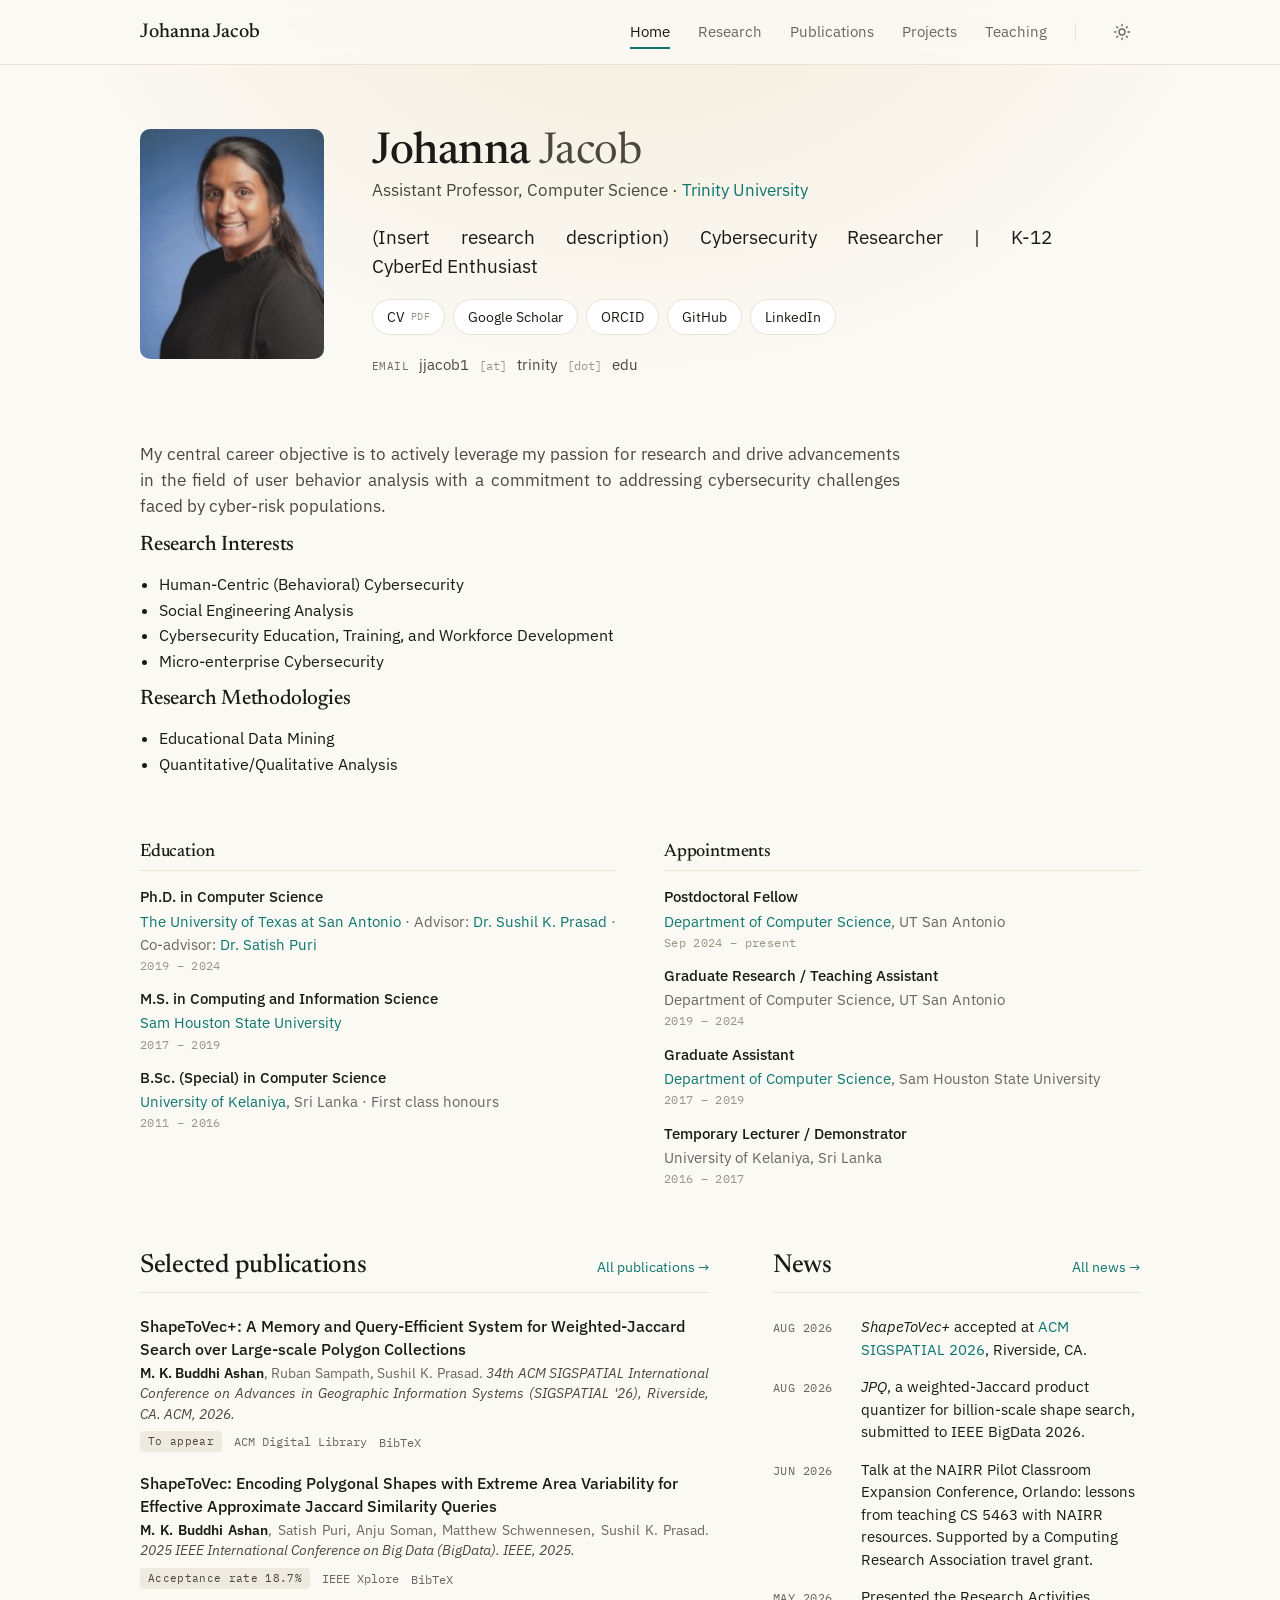
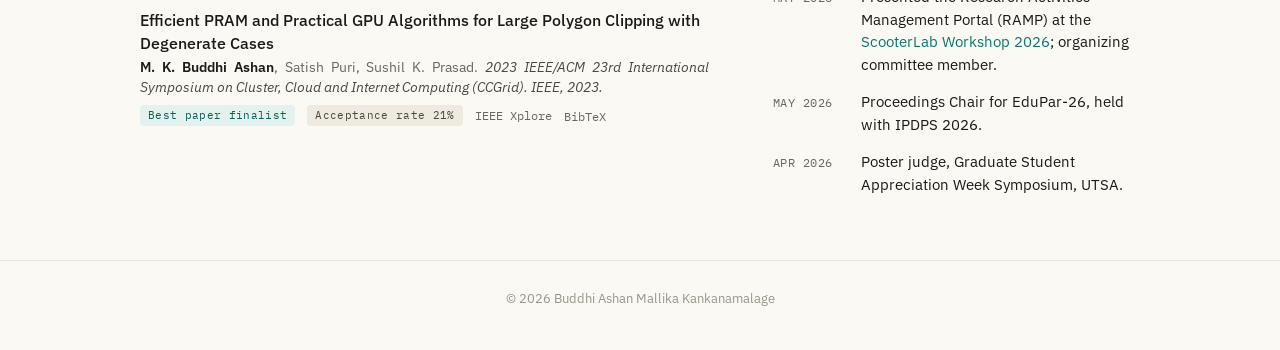
<file: index.html>
<!DOCTYPE html>
<html lang="en">
  <head>
    <meta charset="UTF-8" />
    <meta name="viewport" content="width=device-width, initial-scale=1" />
    <title>Dr. Johanna Jacob</title>
    <meta name="description" content="Assistant Professor, Computer Science, Trinity University" />
    <link rel="canonical" href="https://johannajacob.github.io" />
    <link rel="icon" href="img/Profile/title.ico" type="image/x-icon" />
    <script>
      (function () {
        try {
          var t = localStorage.getItem("theme");
          if (t === "dark" || t === "light") document.documentElement.setAttribute("data-theme", t);
        } catch (e) {}
      })();
    </script>
    <link rel="preconnect" href="https://fonts.googleapis.com" />
    <link rel="preconnect" href="https://fonts.gstatic.com" crossorigin />
    <link href="https://fonts.googleapis.com/css2?family=Newsreader:ital,opsz,wght@0,6..72,400;0,6..72,500;1,6..72,400&family=IBM+Plex+Sans:wght@400;500;600&family=IBM+Plex+Mono:wght@400;500&display=swap" rel="stylesheet" />
    <link rel="stylesheet" href="styles/site.css" />
  </head>
  <body>
    <header class="site-header">
      <div class="wrap">
        <a class="brand" href="index.html">Johanna Jacob</a>
        <nav class="nav" aria-label="Primary">
          <button class="icon-btn nav-toggle" type="button" aria-expanded="false" aria-controls="site-menu" aria-label="Menu">
            <svg viewBox="0 0 24 24" fill="none" stroke="currentColor" stroke-width="1.8" stroke-linecap="round"><path d="M4 7h16M4 12h16M4 17h16"></path></svg>
          </button>
          <ul id="site-menu">
            <li><a href="index.html" aria-current="page">Home</a></li>
            <li><a href="research.html">Research</a></li>
            <li><a href="publications.html">Publications</a></li>
            <li><a href="projects.html">Projects</a></li>
            <li><a href="teaching.html">Teaching</a></li>
          </ul>
          <span class="nav-divider" aria-hidden="true"></span>
          <button class="icon-btn theme-toggle" type="button" aria-label="Switch to dark mode">
            <svg class="icon-sun" viewBox="0 0 24 24" fill="none" stroke="currentColor" stroke-width="1.8" stroke-linecap="round" stroke-linejoin="round"><circle cx="12" cy="12" r="4"></circle><path d="M12 2v2M12 20v2M4.9 4.9l1.4 1.4M17.7 17.7l1.4 1.4M2 12h2M20 12h2M4.9 19.1l1.4-1.4M17.7 6.3l1.4-1.4"></path></svg>
            <svg class="icon-moon" viewBox="0 0 24 24" fill="none" stroke="currentColor" stroke-width="1.8" stroke-linecap="round" stroke-linejoin="round"><path d="M21 12.8A9 9 0 1 1 11.2 3a7 7 0 0 0 9.8 9.8z"></path></svg>
          </button>
        </nav>
      </div>
    </header>

    <main class="wrap">
      <section class="hero">
        <img class="hero-photo" src="img/Profile/JohannaJacob-profile-web.jpg" alt="Portrait of Johanna Jacob" width="184" height="230" />
        <div class="hero-body">
          <div>
            <h1>Johanna <span class="surname">Jacob</span></h1>
            <p class="role">Assistant Professor, Computer Science · <a href="https://trinity.edu" target="_blank" rel="noopener noreferrer">Trinity University</a></p>
          </div>
          <p class="pitch">(Insert research description) Cybersecurity Researcher | K-12 CyberEd Enthusiast</p>
          <div class="chips">
            <a class="chip" href="misc/Johanna_s_CV_for_Trinity.pdf" target="_blank" rel="noopener noreferrer">CV <span class="mono">PDF</span></a>
            <a class="chip" href="https://scholar.google.com/citations?hl=en&user=YJ3ls7YAAAAJ" target="_blank" rel="noopener noreferrer">Google Scholar</a>
            <a class="chip" href="https://orcid.org/0000-0002-7205-3182" target="_blank" rel="noopener noreferrer">ORCID</a>
            <a class="chip" href="https://github.com/johannajacob" target="_blank" rel="noopener noreferrer">GitHub</a>
            <a class="chip" href="https://www.linkedin.com/in/johanna-jacob-52721273/" target="_blank" rel="noopener noreferrer">LinkedIn</a>
          </div>
          <p class="email-line"><span class="mono">Email</span> jjacob1 <span class="sep">[at]</span> trinity <span class="sep">[dot]</span> edu</p>
        </div>
      </section>

            <section class="about">
        <p>
          My central career objective is to actively leverage my passion for research
          and drive advancements in the field of user behavior analysis with a
          commitment to addressing cybersecurity challenges faced by cyber-risk
          populations.
        </p>
      
        <h3>Research Interests</h3>
        <ul>
          <li>Human-Centric (Behavioral) Cybersecurity</li>
          <li>Social Engineering Analysis</li>
          <li>Cybersecurity Education, Training, and Workforce Development</li>
          <li>Micro-enterprise Cybersecurity</li>
        </ul>
      
        <h3>Research Methodologies</h3>
        <ul>
          <li>Educational Data Mining</li>
          <li>Quantitative/Qualitative Analysis</li>
        </ul>
      </section>

      <section class="background" aria-label="Background">
        <div>
          <h3>Education</h3>
          <ul class="bg-list">
            <li>
              <span class="what">Ph.D. in Computer Science</span>
              <span class="where"><a href="https://www.utsa.edu/" target="_blank" rel="noopener noreferrer">The University of Texas at San Antonio</a> · Advisor: <a href="http://www.cs.utsa.edu/~sprasad/" target="_blank" rel="noopener noreferrer">Dr. Sushil K. Prasad</a> · Co-advisor: <a href="https://sites.mst.edu/puri/" target="_blank" rel="noopener noreferrer">Dr. Satish Puri</a></span>
              <span class="when">2019 – 2024</span>
            </li>
            <li>
              <span class="what">M.S. in Computing and Information Science</span>
              <span class="where"><a href="https://www.shsu.edu/" target="_blank" rel="noopener noreferrer">Sam Houston State University</a></span>
              <span class="when">2017 – 2019</span>
            </li>
            <li>
              <span class="what">B.Sc. (Special) in Computer Science</span>
              <span class="where"><a href="https://www.kln.ac.lk/" target="_blank" rel="noopener noreferrer">University of Kelaniya</a>, Sri Lanka · First class honours</span>
              <span class="when">2011 – 2016</span>
            </li>
          </ul>
        </div>
        <div>
          <h3>Appointments</h3>
          <ul class="bg-list">
            <li>
              <span class="what">Postdoctoral Fellow</span>
              <span class="where"><a href="https://sciences.utsa.edu/computer-science/" target="_blank" rel="noopener noreferrer">Department of Computer Science</a>, UT San Antonio</span>
              <span class="when">Sep 2024 – present</span>
            </li>
            <li>
              <span class="what">Graduate Research / Teaching Assistant</span>
              <span class="where">Department of Computer Science, UT San Antonio</span>
              <span class="when">2019 – 2024</span>
            </li>
            <li>
              <span class="what">Graduate Assistant</span>
              <span class="where"><a href="https://cs.shsu.edu/" target="_blank" rel="noopener noreferrer">Department of Computer Science</a>, Sam Houston State University</span>
              <span class="when">2017 – 2019</span>
            </li>
            <li>
              <span class="what">Temporary Lecturer / Demonstrator</span>
              <span class="where">University of Kelaniya, Sri Lanka</span>
              <span class="when">2016 – 2017</span>
            </li>
          </ul>
        </div>
      </section>

      <div class="two-col">
        <section class="section" aria-labelledby="selected-heading">
          <div class="section-head">
            <h2 id="selected-heading">Selected publications</h2>
            <a href="publications.html">All publications →</a>
          </div>
          <div id="selected-pubs" class="pub-list compact"></div>
        </section>

        <section class="section" aria-labelledby="news-heading">
          <div class="section-head">
            <h2 id="news-heading">News</h2>
            <a href="news.html">All news →</a>
          </div>
          <div id="news-latest" class="news-list" data-limit="6"></div>
        </section>
      </div>
    </main>

    <button class="to-top" type="button" aria-label="Back to top" hidden>
      <svg viewBox="0 0 24 24" fill="none" stroke="currentColor" stroke-width="2" stroke-linecap="round" stroke-linejoin="round"><path d="M12 19V5M5 12l7-7 7 7"></path></svg>
    </button>
    <footer class="site-footer">© 2026 Buddhi Ashan Mallika Kankanamalage</footer>

    <script src="data/publications.js"></script>
    <script src="data/news.js"></script>
    <script src="scripts/site.js"></script>
  </body>
</html>
</file>
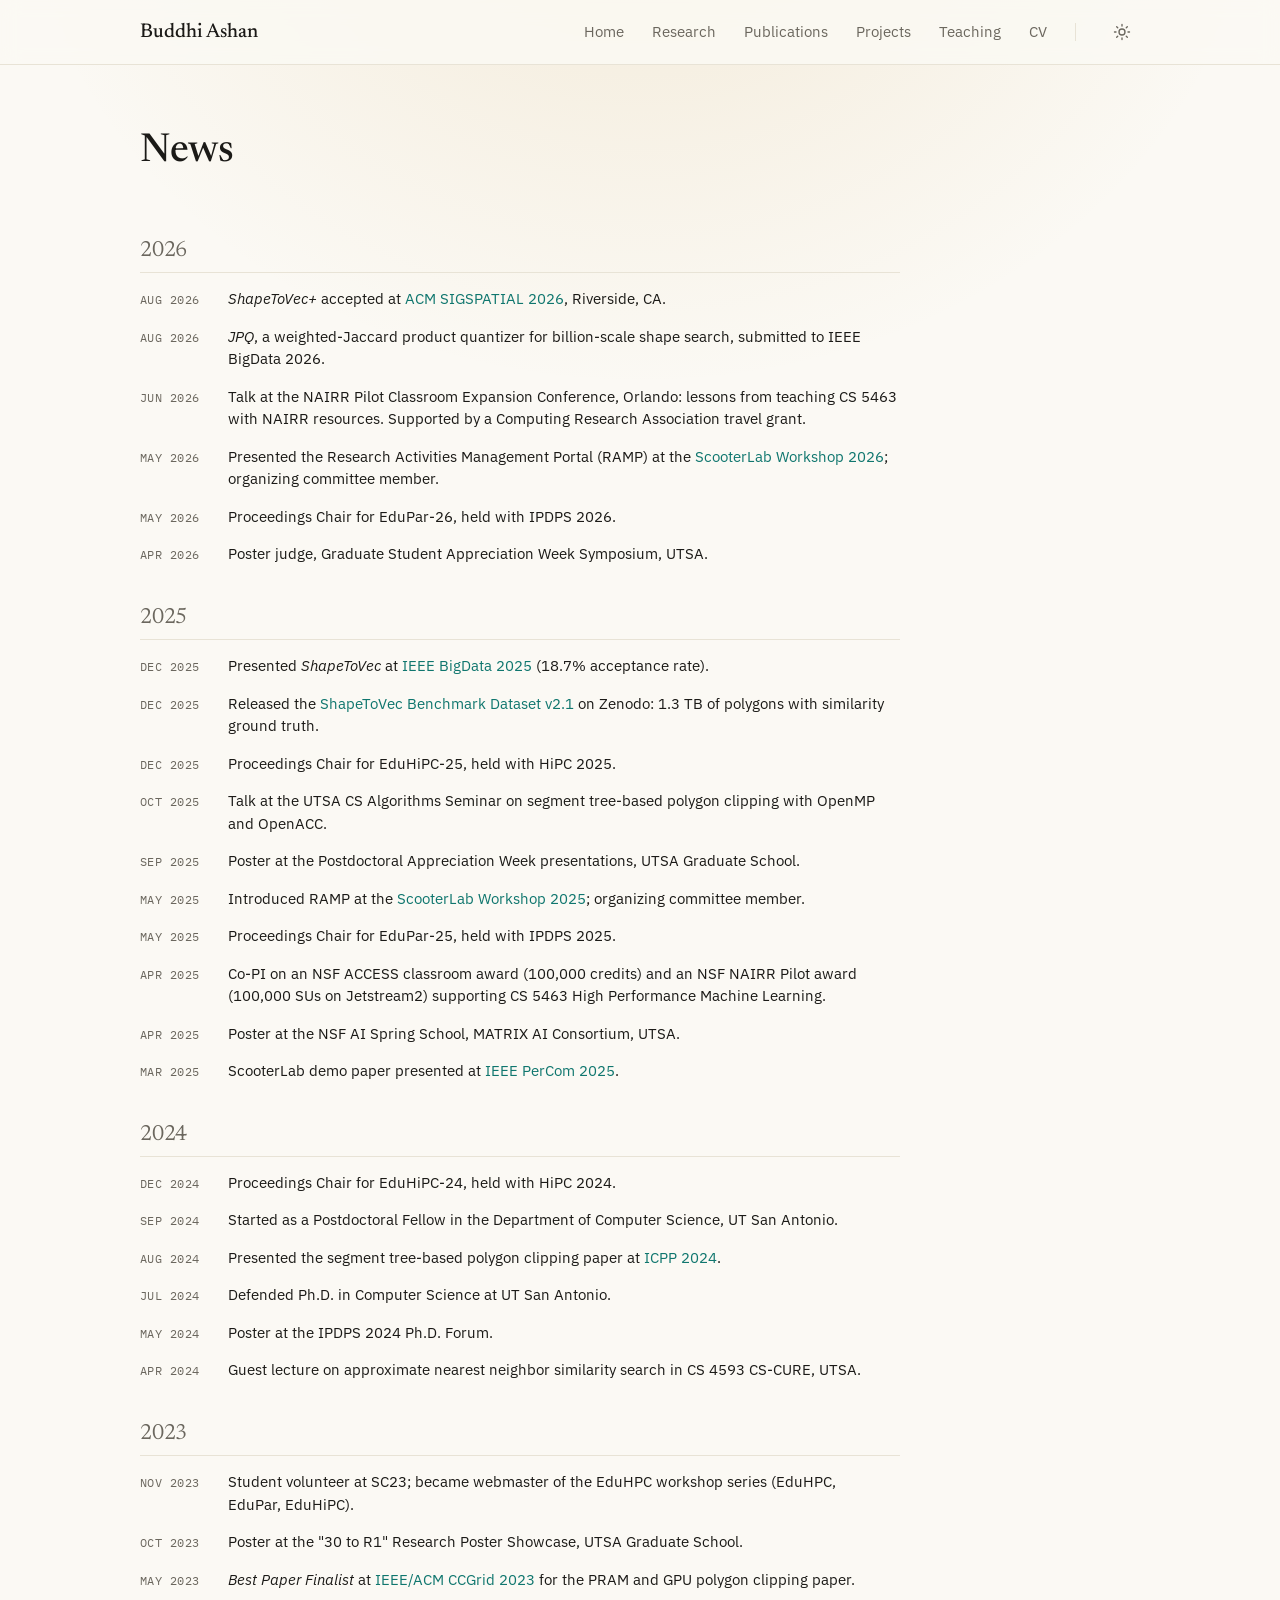
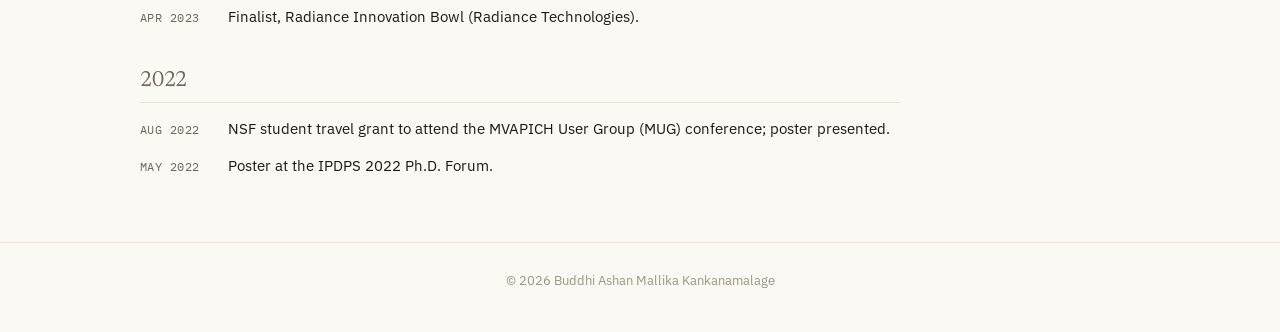
<file: news.html>
<!DOCTYPE html>
<html lang="en">
  <head>
    <meta charset="UTF-8" />
    <meta name="viewport" content="width=device-width, initial-scale=1" />
    <title>News · Buddhi Ashan</title>
    <meta name="description" content="News and updates from Buddhi Ashan Mallika Kankanamalage: papers, talks, teaching, awards, and service." />
    <link rel="canonical" href="https://buddhi1.github.io/bashan/news.html" />
    <link rel="icon" href="img/Profile/title.ico" type="image/x-icon" />
    <script>
      (function () {
        try {
          var t = localStorage.getItem("theme");
          if (t === "dark" || t === "light") document.documentElement.setAttribute("data-theme", t);
        } catch (e) {}
      })();
    </script>
    <link rel="preconnect" href="https://fonts.googleapis.com" />
    <link rel="preconnect" href="https://fonts.gstatic.com" crossorigin />
    <link href="https://fonts.googleapis.com/css2?family=Newsreader:ital,opsz,wght@0,6..72,400;0,6..72,500;1,6..72,400&family=IBM+Plex+Sans:wght@400;500;600&family=IBM+Plex+Mono:wght@400;500&display=swap" rel="stylesheet" />
    <link rel="stylesheet" href="styles/site.css" />
  </head>
  <body>
    <header class="site-header">
      <div class="wrap">
        <a class="brand" href="index.html">Buddhi Ashan</a>
        <nav class="nav" aria-label="Primary">
          <button class="icon-btn nav-toggle" type="button" aria-expanded="false" aria-controls="site-menu" aria-label="Menu">
            <svg viewBox="0 0 24 24" fill="none" stroke="currentColor" stroke-width="1.8" stroke-linecap="round"><path d="M4 7h16M4 12h16M4 17h16"></path></svg>
          </button>
          <ul id="site-menu">
            <li><a href="index.html">Home</a></li>
            <li><a href="research.html">Research</a></li>
            <li><a href="publications.html">Publications</a></li>
            <li><a href="projects.html">Projects</a></li>
            <li><a href="teaching.html">Teaching</a></li>
            <li><a href="misc/MKB Ashan.pdf" target="_blank" rel="noopener noreferrer">CV</a></li>
          </ul>
          <span class="nav-divider" aria-hidden="true"></span>
          <button class="icon-btn theme-toggle" type="button" aria-label="Switch to dark mode">
            <svg class="icon-sun" viewBox="0 0 24 24" fill="none" stroke="currentColor" stroke-width="1.8" stroke-linecap="round" stroke-linejoin="round"><circle cx="12" cy="12" r="4"></circle><path d="M12 2v2M12 20v2M4.9 4.9l1.4 1.4M17.7 17.7l1.4 1.4M2 12h2M20 12h2M4.9 19.1l1.4-1.4M17.7 6.3l1.4-1.4"></path></svg>
            <svg class="icon-moon" viewBox="0 0 24 24" fill="none" stroke="currentColor" stroke-width="1.8" stroke-linecap="round" stroke-linejoin="round"><path d="M21 12.8A9 9 0 1 1 11.2 3a7 7 0 0 0 9.8 9.8z"></path></svg>
          </button>
        </nav>
      </div>
    </header>

    <main class="wrap">
      <section class="page-head">
        <h1>News</h1>
      </section>
      <div id="news-all" style="display: flex; flex-direction: column; gap: 40px; max-width: 760px;"></div>
    </main>

    <button class="to-top" type="button" aria-label="Back to top" hidden>
      <svg viewBox="0 0 24 24" fill="none" stroke="currentColor" stroke-width="2" stroke-linecap="round" stroke-linejoin="round"><path d="M12 19V5M5 12l7-7 7 7"></path></svg>
    </button>
    <footer class="site-footer">© 2026 Buddhi Ashan Mallika Kankanamalage</footer>

    <script src="data/news.js"></script>
    <script src="scripts/site.js"></script>
  </body>
</html>
</file>
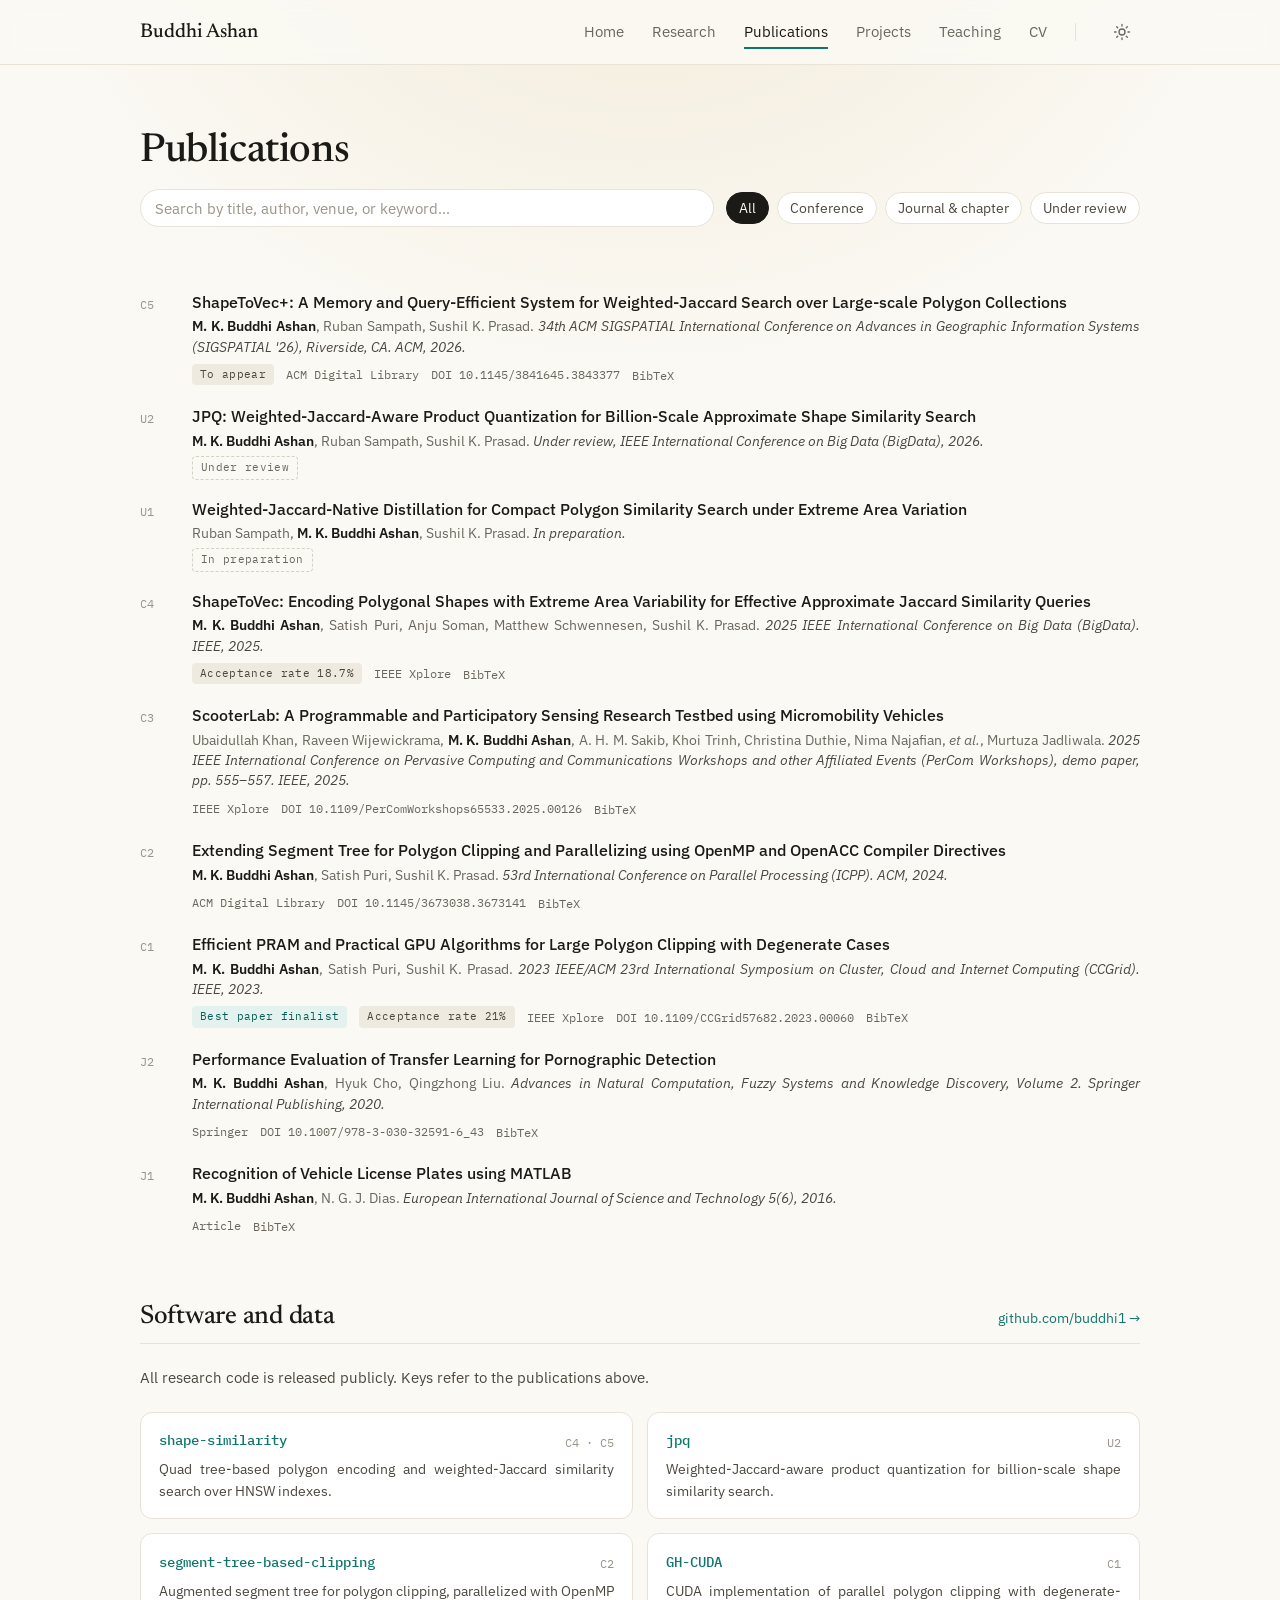
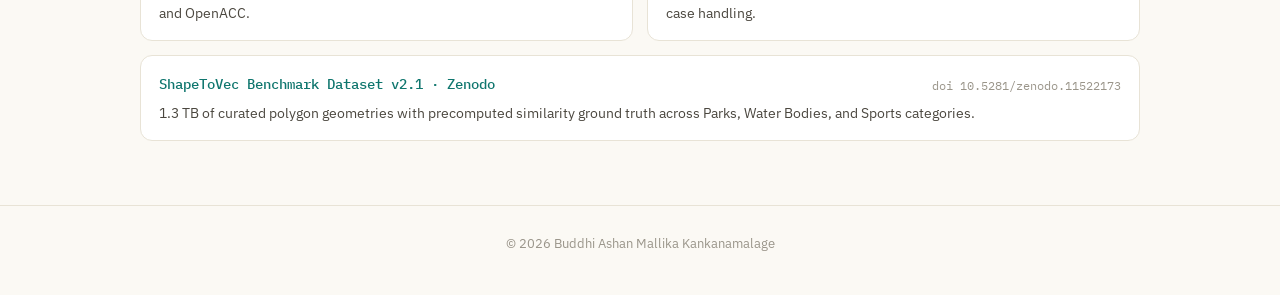
<file: publications.html>
<!DOCTYPE html>
<html lang="en">
  <head>
    <meta charset="UTF-8" />
    <meta name="viewport" content="width=device-width, initial-scale=1" />
    <title>Publications · Buddhi Ashan</title>
    <meta name="description" content="Publications by Buddhi Ashan Mallika Kankanamalage: parallel polygon clipping (CCGrid, ICPP), ShapeToVec shape similarity search (IEEE BigData, ACM SIGSPATIAL), and ScooterLab (PerCom)." />
    <link rel="canonical" href="https://buddhi1.github.io/bashan/publications.html" />
    <link rel="icon" href="img/Profile/title.ico" type="image/x-icon" />
    <script>
      (function () {
        try {
          var t = localStorage.getItem("theme");
          if (t === "dark" || t === "light") document.documentElement.setAttribute("data-theme", t);
        } catch (e) {}
      })();
    </script>
    <link rel="preconnect" href="https://fonts.googleapis.com" />
    <link rel="preconnect" href="https://fonts.gstatic.com" crossorigin />
    <link href="https://fonts.googleapis.com/css2?family=Newsreader:ital,opsz,wght@0,6..72,400;0,6..72,500;1,6..72,400&family=IBM+Plex+Sans:wght@400;500;600&family=IBM+Plex+Mono:wght@400;500&display=swap" rel="stylesheet" />
    <link rel="stylesheet" href="styles/site.css" />
  </head>
  <body>
    <header class="site-header">
      <div class="wrap">
        <a class="brand" href="index.html">Buddhi Ashan</a>
        <nav class="nav" aria-label="Primary">
          <button class="icon-btn nav-toggle" type="button" aria-expanded="false" aria-controls="site-menu" aria-label="Menu">
            <svg viewBox="0 0 24 24" fill="none" stroke="currentColor" stroke-width="1.8" stroke-linecap="round"><path d="M4 7h16M4 12h16M4 17h16"></path></svg>
          </button>
          <ul id="site-menu">
            <li><a href="index.html">Home</a></li>
            <li><a href="research.html">Research</a></li>
            <li><a href="publications.html" aria-current="page">Publications</a></li>
            <li><a href="projects.html">Projects</a></li>
            <li><a href="teaching.html">Teaching</a></li>
            <li><a href="misc/MKB Ashan.pdf" target="_blank" rel="noopener noreferrer">CV</a></li>
          </ul>
          <span class="nav-divider" aria-hidden="true"></span>
          <button class="icon-btn theme-toggle" type="button" aria-label="Switch to dark mode">
            <svg class="icon-sun" viewBox="0 0 24 24" fill="none" stroke="currentColor" stroke-width="1.8" stroke-linecap="round" stroke-linejoin="round"><circle cx="12" cy="12" r="4"></circle><path d="M12 2v2M12 20v2M4.9 4.9l1.4 1.4M17.7 17.7l1.4 1.4M2 12h2M20 12h2M4.9 19.1l1.4-1.4M17.7 6.3l1.4-1.4"></path></svg>
            <svg class="icon-moon" viewBox="0 0 24 24" fill="none" stroke="currentColor" stroke-width="1.8" stroke-linecap="round" stroke-linejoin="round"><path d="M21 12.8A9 9 0 1 1 11.2 3a7 7 0 0 0 9.8 9.8z"></path></svg>
          </button>
        </nav>
      </div>
    </header>

    <main class="wrap">
      <section class="page-head">
        <h1>Publications</h1>
        
        <div class="pub-tools">
          <label class="visually-hidden" for="pub-search">Search publications</label>
          <input id="pub-search" class="search" type="search" placeholder="Search by title, author, venue, or keyword…" autocomplete="off" />
          <div class="filters" role="group" aria-label="Filter by type">
            <button type="button" class="btn" data-type="all" aria-pressed="true">All</button>
            <button type="button" class="btn" data-type="conference" aria-pressed="false">Conference</button>
            <button type="button" class="btn" data-type="journal" aria-pressed="false">Journal &amp; chapter</button>
            <button type="button" class="btn" data-type="preprint" aria-pressed="false">Under review</button>
          </div>
        </div>
      </section>

      <section class="section" aria-label="Publication list">
        <div id="pub-list" class="pub-list"></div>
        <p id="pub-empty" class="pub-empty" hidden>No publications match that search.</p>
      </section>

      <section class="section" aria-labelledby="software-heading">
        <div class="section-head">
          <h2 id="software-heading">Software and data</h2>
          <a href="https://github.com/buddhi1" target="_blank" rel="noopener noreferrer">github.com/buddhi1 →</a>
        </div>
        <p class="lede" style="font-size: 15px;">All research code is released publicly. Keys refer to the publications above.</p>
        <div id="software-list" class="software-grid"></div>
      </section>
    </main>

    <button class="to-top" type="button" aria-label="Back to top" hidden>
      <svg viewBox="0 0 24 24" fill="none" stroke="currentColor" stroke-width="2" stroke-linecap="round" stroke-linejoin="round"><path d="M12 19V5M5 12l7-7 7 7"></path></svg>
    </button>
    <footer class="site-footer">© 2026 Buddhi Ashan Mallika Kankanamalage</footer>

    <script src="data/publications.js"></script>
    <script src="scripts/site.js"></script>
  </body>
</html>
</file>
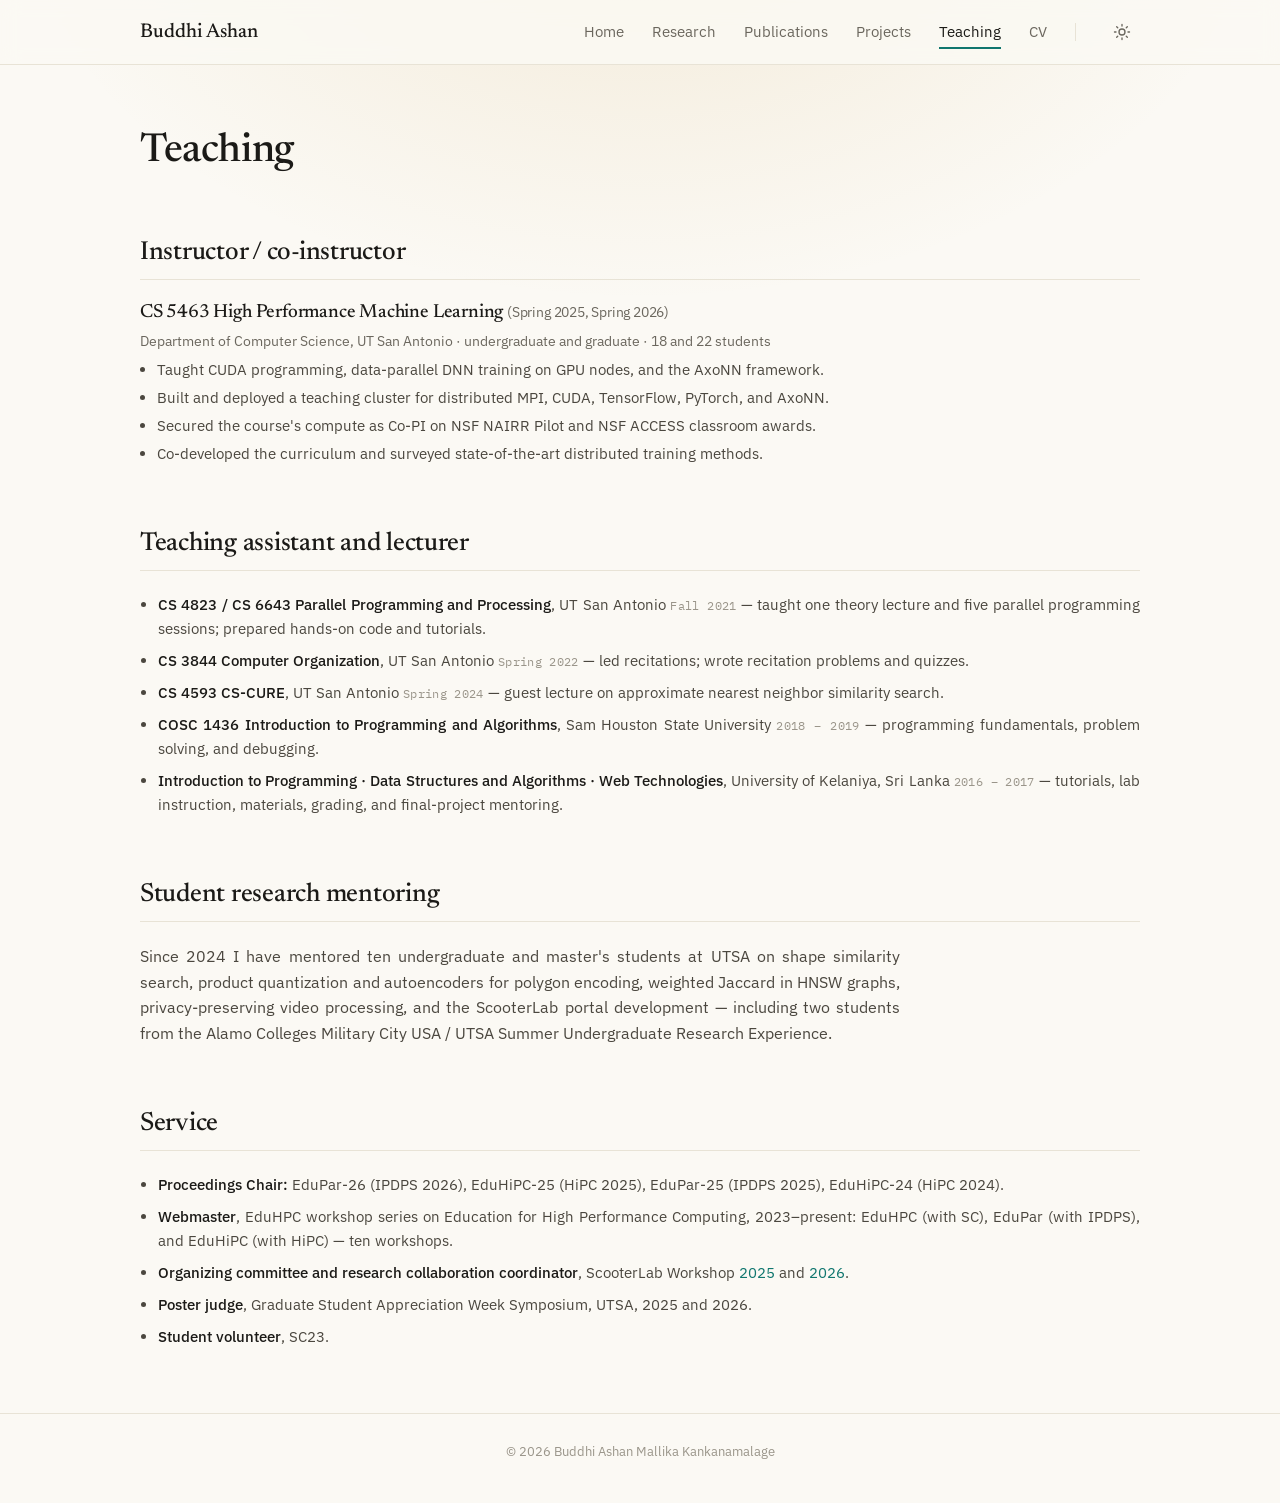
<file: teaching.html>
<!DOCTYPE html>
<html lang="en">
  <head>
    <meta charset="UTF-8" />
    <meta name="viewport" content="width=device-width, initial-scale=1" />
    <title>Teaching · Buddhi Ashan</title>
    <meta name="description" content="Teaching and mentoring by Buddhi Ashan Mallika Kankanamalage: High Performance Machine Learning at UT San Antonio, parallel programming, and student research mentoring." />
    <link rel="canonical" href="https://buddhi1.github.io/bashan/teaching.html" />
    <link rel="icon" href="img/Profile/title.ico" type="image/x-icon" />
    <script>
      (function () {
        try {
          var t = localStorage.getItem("theme");
          if (t === "dark" || t === "light") document.documentElement.setAttribute("data-theme", t);
        } catch (e) {}
      })();
    </script>
    <link rel="preconnect" href="https://fonts.googleapis.com" />
    <link rel="preconnect" href="https://fonts.gstatic.com" crossorigin />
    <link href="https://fonts.googleapis.com/css2?family=Newsreader:ital,opsz,wght@0,6..72,400;0,6..72,500;1,6..72,400&family=IBM+Plex+Sans:wght@400;500;600&family=IBM+Plex+Mono:wght@400;500&display=swap" rel="stylesheet" />
    <link rel="stylesheet" href="styles/site.css" />
  </head>
  <body>
    <header class="site-header">
      <div class="wrap">
        <a class="brand" href="index.html">Buddhi Ashan</a>
        <nav class="nav" aria-label="Primary">
          <button class="icon-btn nav-toggle" type="button" aria-expanded="false" aria-controls="site-menu" aria-label="Menu">
            <svg viewBox="0 0 24 24" fill="none" stroke="currentColor" stroke-width="1.8" stroke-linecap="round"><path d="M4 7h16M4 12h16M4 17h16"></path></svg>
          </button>
          <ul id="site-menu">
            <li><a href="index.html">Home</a></li>
            <li><a href="research.html">Research</a></li>
            <li><a href="publications.html">Publications</a></li>
            <li><a href="projects.html">Projects</a></li>
            <li><a href="teaching.html" aria-current="page">Teaching</a></li>
            <li><a href="misc/MKB Ashan.pdf" target="_blank" rel="noopener noreferrer">CV</a></li>
          </ul>
          <span class="nav-divider" aria-hidden="true"></span>
          <button class="icon-btn theme-toggle" type="button" aria-label="Switch to dark mode">
            <svg class="icon-sun" viewBox="0 0 24 24" fill="none" stroke="currentColor" stroke-width="1.8" stroke-linecap="round" stroke-linejoin="round"><circle cx="12" cy="12" r="4"></circle><path d="M12 2v2M12 20v2M4.9 4.9l1.4 1.4M17.7 17.7l1.4 1.4M2 12h2M20 12h2M4.9 19.1l1.4-1.4M17.7 6.3l1.4-1.4"></path></svg>
            <svg class="icon-moon" viewBox="0 0 24 24" fill="none" stroke="currentColor" stroke-width="1.8" stroke-linecap="round" stroke-linejoin="round"><path d="M21 12.8A9 9 0 1 1 11.2 3a7 7 0 0 0 9.8 9.8z"></path></svg>
          </button>
        </nav>
      </div>
    </header>

    <main class="wrap">
      <section class="page-head">
        <h1>Teaching</h1>

      </section>

      <section class="section" aria-labelledby="instructor-heading">
        <div class="section-head"><h2 id="instructor-heading">Instructor / co-instructor</h2></div>
        <div class="course-list">
          <div class="course single">
            <div class="course-body">
              <h3>CS 5463 High Performance Machine Learning <span class="term">(Spring 2025, Spring 2026)</span></h3>
              <p class="where">Department of Computer Science, UT San Antonio · undergraduate and graduate · 18 and 22 students</p>
              <ul>
                <li>Taught CUDA programming, data-parallel DNN training on GPU nodes, and the AxoNN framework.</li>
                <li>Built and deployed a teaching cluster for distributed MPI, CUDA, TensorFlow, PyTorch, and AxoNN.</li>
                <li>Secured the course's compute as Co-PI on NSF NAIRR Pilot and NSF ACCESS classroom awards.</li>
                <li>Co-developed the curriculum and surveyed state-of-the-art distributed training methods.</li>
              </ul>
            </div>
          </div>
        </div>
      </section>

      <section class="section" aria-labelledby="ta-heading">
        <div class="section-head"><h2 id="ta-heading">Teaching assistant and lecturer</h2></div>
        <ul class="service-list">
          <li><strong>CS 4823 / CS 6643 Parallel Programming and Processing</strong>, UT San Antonio <span class="when">Fall 2021</span> — taught one theory lecture and five parallel programming sessions; prepared hands-on code and tutorials.</li>
          <li><strong>CS 3844 Computer Organization</strong>, UT San Antonio <span class="when">Spring 2022</span> — led recitations; wrote recitation problems and quizzes.</li>
          <li><strong>CS 4593 CS-CURE</strong>, UT San Antonio <span class="when">Spring 2024</span> — guest lecture on approximate nearest neighbor similarity search.</li>
          <li><strong>COSC 1436 Introduction to Programming and Algorithms</strong>, Sam Houston State University <span class="when">2018 – 2019</span> — programming fundamentals, problem solving, and debugging.</li>
          <li><strong>Introduction to Programming · Data Structures and Algorithms · Web Technologies</strong>, University of Kelaniya, Sri Lanka <span class="when">2016 – 2017</span> — tutorials, lab instruction, materials, grading, and final-project mentoring.</li>
        </ul>
      </section>

      <section class="section" aria-labelledby="mentoring-heading">
        <div class="section-head"><h2 id="mentoring-heading">Student research mentoring</h2></div>
        <div class="research-text">
          <p>
            Since 2024 I have mentored ten undergraduate and master's students at UTSA on shape similarity search, product quantization and autoencoders for polygon encoding, weighted Jaccard in HNSW graphs, privacy-preserving video processing, and the ScooterLab portal development — including two students from the Alamo Colleges Military City USA / UTSA Summer Undergraduate Research Experience.
          </p>
        </div>
      </section>

      <section class="section" aria-labelledby="service-heading">
        <div class="section-head"><h2 id="service-heading">Service</h2></div>
        <ul class="service-list">
          <li><strong>Proceedings Chair:</strong> EduPar-26 (IPDPS 2026), EduHiPC-25 (HiPC 2025), EduPar-25 (IPDPS 2025), EduHiPC-24 (HiPC 2024).</li>
          <li><strong>Webmaster</strong>, EduHPC workshop series on Education for High Performance Computing, 2023–present: EduHPC (with SC), EduPar (with IPDPS), and EduHiPC (with HiPC) — ten workshops.</li>
          <li><strong>Organizing committee and research collaboration coordinator</strong>, ScooterLab Workshop <a href="https://scooterlab.utsa.edu/workshop2025/" target="_blank" rel="noopener noreferrer">2025</a> and <a href="https://scooterlab.utsa.edu/workshop2026/" target="_blank" rel="noopener noreferrer">2026</a>.</li>
          <li><strong>Poster judge</strong>, Graduate Student Appreciation Week Symposium, UTSA, 2025 and 2026.</li>
          <li><strong>Student volunteer</strong>, SC23.</li>
        </ul>
      </section>
    </main>

    <button class="to-top" type="button" aria-label="Back to top" hidden>
      <svg viewBox="0 0 24 24" fill="none" stroke="currentColor" stroke-width="2" stroke-linecap="round" stroke-linejoin="round"><path d="M12 19V5M5 12l7-7 7 7"></path></svg>
    </button>
    <footer class="site-footer">© 2026 Buddhi Ashan Mallika Kankanamalage</footer>

    <script src="scripts/site.js"></script>
  </body>
</html>
</file>
<file: styles/site.css>
/* ------------------------------------------------------------------
   Buddhi Ashan — site stylesheet
   Light-first, warm neutral ground, one teal accent.
   Fonts: Newsreader (headings), IBM Plex Sans (text), IBM Plex Mono (labels)
   ------------------------------------------------------------------ */

:root {
  --bg: #fbf9f4;
  --surface: #ffffff;
  --surface-2: #f4f0e6;
  --text: #1b1a17;
  --text-2: #4b473f;
  --muted: #6b675e;
  --faint: #9a958a;
  --border: #e8e3d6;
  --border-strong: #d6d0c2;
  --bg-glow: radial-gradient(ellipse 70% 40% at 50% -8%, rgba(198, 152, 62, 0.16), rgba(198, 152, 62, 0) 70%);
  --accent: #0f766e;
  --accent-ink: #0b5d57;
  --accent-soft: #e4f2ef;
  --badge-bg: #efeadf;
  --badge-text: #4b473f;
  --warm: #a35a2f;
  --warm-soft: #f4e9e1;
  --grid-line: #c9c4b8;
  --grid-line-2: #9a958a;
  --dropped: #dedad2;
  --ink-fill: #1b1a17;

  --font-serif: "Newsreader", Georgia, "Times New Roman", serif;
  --font-sans: "IBM Plex Sans", "Helvetica Neue", Helvetica, Arial, sans-serif;
  --font-mono: "IBM Plex Mono", "SFMono-Regular", Menlo, Consolas, monospace;

  --measure: 1040px;
  --gutter: 20px;
  --radius: 10px;
  --radius-lg: 12px;

  color-scheme: light;
}

html[data-theme="dark"] {
  --bg: #14161a;
  --surface: #1b1e23;
  --surface-2: #22262c;
  --text: #e8e6e1;
  --text-2: #c9c6bf;
  --muted: #a09d95;
  --faint: #7d7a72;
  --border: #2c3037;
  --border-strong: #3a3f47;
  --accent: #6fd3a3;
  --accent-ink: #93e2bb;
  --accent-soft: #17362a;
  --bg-glow: none;
  --badge-bg: #2a2e35;
  --badge-text: #c9c6bf;
  --warm: #d08a5e;
  --warm-soft: #3a2a20;
  --grid-line: #3a3f47;
  --grid-line-2: #5a606a;
  --dropped: #33383f;
  --ink-fill: #e8e6e1;
  color-scheme: dark;
}

@media (prefers-color-scheme: dark) {
  html:not([data-theme="light"]) {
    --bg: #14161a;
    --surface: #1b1e23;
    --surface-2: #22262c;
    --text: #e8e6e1;
    --text-2: #c9c6bf;
    --muted: #a09d95;
    --faint: #7d7a72;
    --border: #2c3037;
    --border-strong: #3a3f47;
    --accent: #6fd3a3;
    --accent-ink: #93e2bb;
    --accent-soft: #17362a;
    --bg-glow: none;
    --badge-bg: #2a2e35;
    --badge-text: #c9c6bf;
    --warm: #d08a5e;
    --warm-soft: #3a2a20;
    --grid-line: #3a3f47;
    --grid-line-2: #5a606a;
    --dropped: #33383f;
    --ink-fill: #e8e6e1;
    color-scheme: dark;
  }
}

/* ---------- base ---------- */

*, *::before, *::after { box-sizing: border-box; }

html { -webkit-text-size-adjust: 100%; scroll-behavior: smooth; }

body {
  margin: 0;
  background-color: var(--bg);
  background-image: var(--bg-glow);
  background-repeat: no-repeat;
  color: var(--text);
  font-family: var(--font-sans);
  font-size: 16px;
  line-height: 1.6;
  -webkit-font-smoothing: antialiased;
  -moz-osx-font-smoothing: grayscale;
}

a { color: var(--accent); text-decoration: none; }
a:hover { color: var(--accent-ink); text-decoration: underline; text-underline-offset: 3px; }
a:focus-visible, button:focus-visible, input:focus-visible, summary:focus-visible {
  outline: 2px solid var(--accent);
  outline-offset: 2px;
}

h1, h2, h3, h4 {
  font-family: var(--font-serif);
  font-weight: 500;
  letter-spacing: -0.01em;
  margin: 0;
  line-height: 1.15;
  text-wrap: balance;
}
h1 { font-size: 40px; }
h2 { font-size: 28px; }
h3 { font-size: 21px; }

p { margin: 0; text-wrap: pretty; text-align: justify; }
figcaption, .service-list li, .course-body li { text-align: justify; }
ul, ol { margin: 0; padding-left: 1.2em; }
img { max-width: 100%; height: auto; display: block; }
em { font-style: italic; }

.wrap {
  max-width: var(--measure);
  margin: 0 auto;
  padding-left: var(--gutter);
  padding-right: var(--gutter);
}

.mono {
  font-family: var(--font-mono);
  font-size: 12px;
  letter-spacing: 0.04em;
  text-transform: uppercase;
  color: var(--muted);
}

.muted { color: var(--muted); }
.lede { font-size: 17px; color: var(--text-2); max-width: 720px; }

.visually-hidden {
  position: absolute !important;
  width: 1px; height: 1px;
  padding: 0; margin: -1px;
  overflow: hidden; clip: rect(0, 0, 0, 0);
  white-space: nowrap; border: 0;
}

/* ---------- header / nav ---------- */

.site-header {
  border-bottom: 1px solid var(--border);
  background: var(--bg);
  background: color-mix(in srgb, var(--bg) 84%, transparent);
  -webkit-backdrop-filter: blur(10px);
  backdrop-filter: blur(10px);
  position: sticky;
  top: 0;
  z-index: 20;
}

.site-header .wrap {
  height: 64px;
  display: flex;
  align-items: center;
  justify-content: space-between;
  gap: 16px;
}

.brand {
  font-family: var(--font-serif);
  font-size: 20px;
  font-weight: 500;
  color: var(--text);
  white-space: nowrap;
}
.brand:hover { color: var(--text); text-decoration: none; }

.nav {
  display: flex;
  align-items: center;
  gap: 28px;
}

.nav ul {
  list-style: none;
  margin: 0;
  padding: 0;
  display: flex;
  align-items: center;
  gap: 28px;
}

.nav a {
  color: var(--muted);
  font-size: 15px;
  padding: 6px 0;
  border-bottom: 2px solid transparent;
}
.nav a:hover { color: var(--text); text-decoration: none; }
.nav a[aria-current="page"] { color: var(--text); border-bottom-color: var(--accent); }

.nav-divider { width: 1px; height: 18px; background: var(--border); }

.icon-btn {
  display: inline-flex;
  align-items: center;
  justify-content: center;
  width: 36px;
  height: 36px;
  border: 0;
  border-radius: 8px;
  background: transparent;
  color: var(--muted);
  cursor: pointer;
}
.icon-btn:hover { color: var(--text); background: var(--surface-2); }
.icon-btn svg { width: 18px; height: 18px; }

.theme-toggle .icon-moon { display: none; }
html[data-theme="dark"] .theme-toggle .icon-sun { display: none; }
html[data-theme="dark"] .theme-toggle .icon-moon { display: block; }
@media (prefers-color-scheme: dark) {
  html:not([data-theme="light"]) .theme-toggle .icon-sun { display: none; }
  html:not([data-theme="light"]) .theme-toggle .icon-moon { display: block; }
}

.nav-toggle { display: none; }

/* ---------- page layout ---------- */

main.wrap {
  display: flex;
  flex-direction: column;
  gap: 64px;
  padding-top: 64px;
  padding-bottom: 24px;
}

.page-head { display: flex; flex-direction: column; gap: 14px; }

.section { display: flex; flex-direction: column; gap: 22px; }

.section-head {
  display: flex;
  align-items: baseline;
  justify-content: space-between;
  gap: 16px;
  border-bottom: 1px solid var(--border);
  padding-bottom: 10px;
}
.section-head h2 { font-size: 26px; }
.section-head a { font-size: 14px; white-space: nowrap; }

.site-footer {
  border-top: 1px solid var(--border);
  margin-top: 40px;
  padding: 28px var(--gutter) 40px;
  text-align: center;
  font-size: 13px;
  color: var(--faint);
}

/* ---------- components ---------- */

.chips { display: flex; flex-wrap: wrap; gap: 8px; }

.chip {
  display: inline-flex;
  align-items: center;
  gap: 6px;
  height: 36px;
  padding: 0 14px;
  border: 1px solid var(--border);
  border-radius: 999px;
  background: var(--surface);
  color: var(--text);
  font-size: 14px;
  white-space: nowrap;
}
.chip:hover { border-color: var(--accent); color: var(--accent); text-decoration: none; }
.chip .mono { font-size: 10px; color: var(--faint); }

.badges { display: flex; flex-wrap: wrap; gap: 8px; }

.badge {
  display: inline-block;
  font-family: var(--font-mono);
  font-size: 11.5px;
  letter-spacing: 0.03em;
  padding: 2px 8px;
  border-radius: 4px;
  background: var(--badge-bg);
  color: var(--badge-text);
  white-space: nowrap;
}
.badge-award { background: var(--accent-soft); color: var(--accent-ink); }
.badge-soft { background: transparent; border: 1px dashed var(--border-strong); color: var(--muted); }

.links {
  display: flex;
  flex-wrap: wrap;
  align-items: baseline;
  gap: 4px 14px;
}
.links a, .links summary {
  font-family: var(--font-mono);
  font-size: 12px;
  color: var(--muted);
  white-space: nowrap;
}
.links a:hover, .links summary:hover { color: var(--accent); text-decoration: none; }

.tags { display: flex; flex-wrap: wrap; gap: 6px; }
.tag {
  display: inline-block;
  font-size: 12.5px;
  padding: 3px 9px;
  border-radius: 999px;
  border: 1px solid var(--border);
  color: var(--muted);
  background: var(--bg);
}

.btn {
  display: inline-flex;
  align-items: center;
  gap: 6px;
  height: 32px;
  padding: 0 12px;
  border: 1px solid var(--border);
  border-radius: 999px;
  background: var(--surface);
  color: var(--text-2);
  font-family: var(--font-sans);
  font-size: 13.5px;
  cursor: pointer;
}
.btn:hover { border-color: var(--accent); color: var(--accent); }
.btn[aria-pressed="true"] { background: var(--text); border-color: var(--text); color: var(--bg); }

.card {
  background: var(--surface);
  border: 1px solid var(--border);
  border-radius: var(--radius-lg);
}

.fig {
  background: var(--surface);
  border: 1px solid var(--border);
  border-radius: var(--radius-lg);
  padding: 18px;
  display: flex;
  align-items: center;
  justify-content: center;
}
.fig img { max-height: 100%; object-fit: contain; background: #ffffff; border-radius: 8px; }
.figure { display: flex; flex-direction: column; gap: 8px; }
.figure figcaption { font-size: 13px; color: var(--faint); }
figure { margin: 0; }

/* ---------- home ---------- */

.hero { display: flex; gap: 48px; align-items: flex-start; }
.hero-photo {
  width: 184px;
  height: 230px;
  object-fit: cover;
  border-radius: var(--radius);
  flex-shrink: 0;
}
.hero-body { display: flex; flex-direction: column; gap: 18px; flex-grow: 1; min-width: 0; }
.hero h1 { font-size: 44px; line-height: 1.1; }
.hero h1 .surname { font-weight: 400; color: var(--text-2); }
.hero .role { font-size: 17px; color: var(--text-2); }
.hero .pitch { font-size: 19px; line-height: 1.55; max-width: 680px; }

.email-line { font-size: 14.5px; color: var(--text-2); text-align: left; display: flex; flex-wrap: wrap; align-items: baseline; gap: 4px 10px; }
.email-line .mono { font-size: 11px; }
.sep { font-family: var(--font-mono); font-size: 12px; color: var(--faint); }
.email-inline { white-space: nowrap; }

.to-top {
  position: fixed;
  right: 20px;
  bottom: 20px;
  z-index: 30;
  width: 44px;
  height: 44px;
  display: inline-flex;
  align-items: center;
  justify-content: center;
  border: 1px solid var(--border);
  border-radius: 999px;
  background: var(--surface);
  color: var(--muted);
  box-shadow: 0 2px 10px rgba(0, 0, 0, 0.08);
  cursor: pointer;
}
.to-top:hover { color: var(--accent); border-color: var(--accent); }
.to-top svg { width: 20px; height: 20px; }
.to-top[hidden] { display: none; }

.about { display: flex; flex-direction: column; gap: 14px; max-width: 760px; }
.about p { font-size: 16.5px; color: var(--text-2); }

.background {
  display: grid;
  grid-template-columns: repeat(2, minmax(0, 1fr));
  gap: 32px 48px;
}
.background h3 { font-size: 18px; padding-bottom: 8px; border-bottom: 1px solid var(--border); margin-bottom: 14px; }
.bg-list { list-style: none; padding: 0; display: flex; flex-direction: column; gap: 12px; }
.bg-list li { display: flex; flex-direction: column; gap: 1px; font-size: 14.5px; }
.bg-list .what { color: var(--text); font-weight: 500; }
.bg-list .where { color: var(--muted); }
.bg-list .when { font-family: var(--font-mono); font-size: 11.5px; color: var(--faint); letter-spacing: 0.03em; }

.two-col {
  display: grid;
  grid-template-columns: minmax(0, 1.55fr) minmax(0, 1fr);
  gap: 64px;
  align-items: start;
}

/* ---------- publications ---------- */

.pub-list { display: flex; flex-direction: column; gap: 18px; }

.pub {
  display: grid;
  grid-template-columns: 40px minmax(0, 1fr);
  gap: 12px;
}
.pub-key {
  font-family: var(--font-mono);
  font-size: 12px;
  color: var(--faint);
  padding-top: 4px;
}
.pub-body { display: flex; flex-direction: column; gap: 3px; min-width: 0; }
.pub-title {
  font-size: 16px;
  font-weight: 500;
  color: var(--text);
  line-height: 1.4;
}
.pub-title:hover { color: var(--accent); }
.pub-meta { font-size: 13.5px; color: var(--muted); line-height: 1.5; }
.pub-meta strong { color: var(--text); font-weight: 600; }
.pub-meta .pub-venue { color: var(--text-2); font-style: italic; }
.pub .links { align-items: center; gap: 4px 12px; padding-top: 2px; }
.pub .links .badge { font-size: 11px; }

.pub-list.compact .pub { grid-template-columns: minmax(0, 1fr); }
.pub-list.compact .pub-key { display: none; }

.bib { width: auto; }
.bib[open] { width: 100%; }
.bib summary { cursor: pointer; list-style: none; display: inline-block; }
.bib summary::-webkit-details-marker { display: none; }
.bib[open] summary { color: var(--accent); }
.bib-box {
  position: relative;
  margin-top: 10px;
  background: var(--surface-2);
  border: 1px solid var(--border);
  border-radius: 8px;
  padding: 14px 16px;
}
.bib-box pre {
  margin: 0;
  font-family: var(--font-mono);
  font-size: 12px;
  line-height: 1.55;
  color: var(--text-2);
  white-space: pre-wrap;
  word-break: break-word;
}
.bib-copy {
  position: absolute;
  top: 8px;
  right: 8px;
  height: 26px;
  padding: 0 10px;
  font-size: 12px;
}

.pub-tools { display: flex; flex-wrap: wrap; gap: 12px; align-items: center; }
.search {
  flex: 1 1 260px;
  height: 38px;
  padding: 0 14px;
  border: 1px solid var(--border);
  border-radius: 999px;
  background: var(--surface);
  color: var(--text);
  font-family: var(--font-sans);
  font-size: 14.5px;
}
.search::placeholder { color: var(--faint); }
.filters { display: flex; flex-wrap: wrap; gap: 8px; }
.pub-empty { color: var(--muted); font-size: 15px; padding: 12px 0; }

.software-grid {
  display: grid;
  grid-template-columns: repeat(2, minmax(0, 1fr));
  gap: 14px;
}
.software {
  display: flex;
  flex-direction: column;
  gap: 6px;
  padding: 16px 18px;
}
.software.wide { grid-column: 1 / -1; }
.software-head { display: flex; justify-content: space-between; align-items: center; gap: 12px; }
.software-head a { font-family: var(--font-mono); font-size: 14px; font-weight: 500; }
.software p { font-size: 14px; color: var(--text-2); }

/* ---------- news ---------- */

.news-list { display: flex; flex-direction: column; gap: 14px; }
.news-item {
  display: grid;
  grid-template-columns: 76px minmax(0, 1fr);
  gap: 12px;
  align-items: baseline;
}
.news-item .mono { padding-top: 3px; }
.news-item p { font-size: 15px; line-height: 1.5; text-align: left; } /* narrow column: justified one-liners leave wide gaps */

.news-year { display: flex; flex-direction: column; gap: 14px; }
.news-year h2 { font-size: 22px; color: var(--muted); font-weight: 400; padding-bottom: 8px; border-bottom: 1px solid var(--border); }

/* ---------- research ---------- */

.hook {
  font-family: var(--font-serif);
  font-style: italic;
  font-size: 30px;
  line-height: 1.25;
}

.stats { display: grid; grid-template-columns: repeat(4, minmax(0, 1fr)); gap: 20px 24px; padding-top: 8px; }
.stat { display: flex; flex-direction: column; gap: 2px; }
.stat .v { font-family: var(--font-serif); font-size: 22px; line-height: 1.1; white-space: nowrap; }
.stat .l { font-size: 13px; color: var(--muted); }

.research-section { display: flex; flex-direction: column; gap: 24px; }
.research-section > h2 { font-size: 28px; }
.research-text { display: flex; flex-direction: column; gap: 14px; max-width: 760px; }
.research-text p { font-size: 16px; color: var(--text-2); }

.fig-grid {
  display: grid;
  grid-template-columns: repeat(2, minmax(0, 1fr));
  gap: 20px;
  align-items: start;
}
.fig-grid .fig { height: 190px; padding: 12px 14px; }
.fig-grid .fig img { max-height: 100%; width: auto; max-width: 100%; }
.fig-grid figcaption { font-size: 12.5px; }

.callout {
  display: flex;
  flex-direction: column;
  gap: 10px;
  padding: 28px 32px;
  max-width: 760px;
}
.callout p { font-size: 17px; line-height: 1.55; }

/* ---------- explainer animations ---------- */

.anim {
  display: flex;
  flex-direction: column;
  gap: 14px;
  padding: 20px 22px;
  scroll-margin-top: 84px;
}
.anim-head { display: flex; flex-direction: column; gap: 2px; }
.anim-head h3 { font-size: 19px; }
.anim-head p { font-size: 13.5px; color: var(--muted); }

.anim-stage {
  display: grid;
  grid-template-columns: 270px minmax(0, 1fr);
  gap: 28px;
  align-items: center;
}
.anim-stage svg { display: block; width: 100%; height: auto; overflow: visible; }

.anim-steps {
  list-style: none;
  padding: 0;
  display: flex;
  flex-direction: column;
  gap: 4px;
}
.anim-step {
  display: grid;
  grid-template-columns: 18px minmax(0, 1fr);
  gap: 10px;
  align-items: baseline;
  width: 100%;
  padding: 5px 8px;
  border: 0;
  border-radius: 6px;
  background: transparent;
  color: var(--faint);
  font-family: var(--font-sans);
  font-size: 14px;
  line-height: 1.45;
  text-align: left;
  cursor: pointer;
}
.anim-step:hover { background: var(--surface-2); color: var(--text-2); }
.anim-step .n { font-family: var(--font-mono); font-size: 11px; }

.anim-controls { display: flex; gap: 8px; align-items: center; }

/* two explainer panels side by side: a small canvas beside a tight step list */
.anim-grid { display: grid; grid-template-columns: repeat(2, minmax(0, 1fr)); gap: 16px; align-items: start; }
.anim-grid .anim { gap: 10px; padding: 14px 16px 12px; }
.anim-grid .anim-head { gap: 1px; }
.anim-grid .anim-head h3 { font-size: 16px; }
.anim-grid .anim-head p { font-size: 12.5px; }
.anim-grid .anim-stage { grid-template-columns: 176px minmax(0, 1fr); gap: 14px; align-items: start; }
.anim-grid .anim-stage svg { max-width: 176px; }
.anim-grid .anim-steps { gap: 0; }
.anim-grid .anim-step { font-size: 12.5px; line-height: 1.35; padding: 4px 6px; grid-template-columns: 14px minmax(0, 1fr); gap: 8px; }
.anim-grid .anim-step .n { font-size: 10px; }
.anim-grid .anim-controls .btn { height: 26px; font-size: 12.5px; padding: 0 10px; }
.anim-grid .anim-controls .hint { font-size: 11.5px; }
.anim-controls .hint { font-size: 12.5px; color: var(--faint); margin-left: 4px; }

/* Shared 10 s timeline. Every animated node gets its stage class; the
   --seek variable lets the controls scrub to a point in the timeline. */
.anim { --seek: 0s; --dur: 10s; }
.anim .st1, .anim .st2, .anim .st3, .anim .st4, .anim .st5, .anim .st2dim, .anim .st3only, .anim .st4only,
.anim .bit, .anim .drop, .anim .cp1, .anim .cp2, .anim .cp3, .anim .cp4, .anim .cp5 {
  animation-duration: var(--dur);
  animation-iteration-count: infinite;
  animation-delay: var(--seek);
}
.anim.paused .st1, .anim.paused .st2, .anim.paused .st3, .anim.paused .st4, .anim.paused .st5, .anim.paused .st2dim, .anim.paused .st3only, .anim.paused .st4only,
.anim.paused .bit, .anim.paused .drop,
.anim.paused .cp1, .anim.paused .cp2, .anim.paused .cp3, .anim.paused .cp4, .anim.paused .cp5 {
  animation-play-state: paused;
}
.anim.reset .st1, .anim.reset .st2, .anim.reset .st3, .anim.reset .st4, .anim.reset .st5, .anim.reset .st2dim, .anim.reset .st3only, .anim.reset .st4only,
.anim.reset .bit, .anim.reset .drop,
.anim.reset .cp1, .anim.reset .cp2, .anim.reset .cp3, .anim.reset .cp4, .anim.reset .cp5 {
  animation: none !important;
}

.anim .st1 { animation-name: st1; }
.anim .st2 { animation-name: st2; }
.anim .st3 { animation-name: st3; }
.anim .st4 { animation-name: st4; }
.anim .st5 { animation-name: st5; }
.anim .drop { animation-name: st4; }
.anim .st2dim { animation-name: st2dim; }
.anim .st3only { animation-name: st3only; }
.anim .st4only { animation-name: st4only; }
.anim .bit { animation-name: bit; opacity: 0; }
.anim .b3 { animation-name: bit3; }
.anim .b4 { animation-name: bit4; }
.anim .cp1 { animation-name: cp1; }
.anim .cp2 { animation-name: cp2; }
.anim .cp3 { animation-name: cp3; }
.anim .cp4 { animation-name: cp4; }
.anim .cp5 { animation-name: cp5; }

@keyframes st1 { 0% { opacity: 0; } 6%, 94% { opacity: 1; } 100% { opacity: 0; } }
@keyframes st2 { 0%, 14% { opacity: 0; } 20%, 94% { opacity: 1; } 100% { opacity: 0; } }
@keyframes st3 { 0%, 30% { opacity: 0; } 36%, 94% { opacity: 1; } 100% { opacity: 0; } }
@keyframes st4 { 0%, 48% { opacity: 0; } 56%, 94% { opacity: 1; } 100% { opacity: 0; } }
@keyframes st5 { 0%, 66% { opacity: 0; } 74%, 94% { opacity: 1; } 100% { opacity: 0; } }
@keyframes st2dim { 0%, 14% { opacity: 0; } 20%, 50% { opacity: 1; } 56%, 94% { opacity: 0.3; } 100% { opacity: 0; } }
@keyframes st3only { 0%, 30% { opacity: 0; } 36%, 52% { opacity: 1; } 56%, 100% { opacity: 0; } }
@keyframes st4only { 0%, 50% { opacity: 0; } 56%, 70% { opacity: 1; } 74%, 100% { opacity: 0; } }
@keyframes bit3 { 0%, 34% { opacity: 0; transform: translateY(4px); } 38%, 52% { opacity: 1; transform: translateY(0); } 56%, 100% { opacity: 0; } }
@keyframes bit4 { 0%, 54% { opacity: 0; transform: translateY(4px); } 58%, 70% { opacity: 1; transform: translateY(0); } 74%, 100% { opacity: 0; } }
@keyframes bit { 0%, 66% { opacity: 0; transform: translateY(4px); } 69%, 94% { opacity: 1; transform: translateY(0); } 100% { opacity: 0; } }

@keyframes cp1 { 0%, 14% { color: var(--text); background: var(--surface-2); } 15%, 100% { color: var(--faint); background: transparent; } }
@keyframes cp2 { 0%, 15% { color: var(--faint); background: transparent; } 16%, 30% { color: var(--text); background: var(--surface-2); } 31%, 100% { color: var(--faint); background: transparent; } }
@keyframes cp3 { 0%, 31% { color: var(--faint); background: transparent; } 32%, 48% { color: var(--text); background: var(--surface-2); } 49%, 100% { color: var(--faint); background: transparent; } }
@keyframes cp4 { 0%, 49% { color: var(--faint); background: transparent; } 50%, 66% { color: var(--text); background: var(--surface-2); } 67%, 100% { color: var(--faint); background: transparent; } }
@keyframes cp5 { 0%, 67% { color: var(--faint); background: transparent; } 68%, 94% { color: var(--text); background: var(--surface-2); } 95%, 100% { color: var(--faint); background: transparent; } }

/* SVG paint via theme tokens */
.anim .ink-accent { stroke: var(--accent); }
.anim .fill-accent { fill: var(--accent); }
.anim .fill-accent-soft { fill: var(--accent-soft); }
.anim .ink-warm { stroke: var(--warm); }
.anim .fill-warm-soft { fill: var(--warm-soft); }
.anim .grid-line { stroke: var(--grid-line); }
.anim .grid-line-2 { stroke: var(--grid-line-2); }
.anim .ink { stroke: var(--ink-fill); }
.anim .fill-ink { fill: var(--ink-fill); }
.anim .fill-bg { fill: var(--bg); }
.anim .dropped { stroke: var(--dropped); }
.anim .bit-1 rect { fill: var(--accent); }
.anim .bit-1 text { fill: #ffffff; }
.anim .bit-0 rect { fill: var(--badge-bg); }
.anim .bit-0 text { fill: var(--muted); }
.anim .bit text { font-family: var(--font-mono); font-size: 8.5px; text-anchor: middle; }
.anim .bit-more { fill: var(--faint); font-family: var(--font-mono); font-size: 9px; }

/* ---------- projects ---------- */

.project-grid {
  display: grid;
  grid-template-columns: repeat(2, minmax(0, 1fr));
  gap: 24px;
}

.project {
  display: flex;
  flex-direction: column;
  overflow: hidden;
  scroll-margin-top: 84px;
}
.project-media {
  height: 200px;
  background: var(--surface-2);
  border-bottom: 1px solid var(--border);
  display: flex;
  align-items: center;
  justify-content: center;
  padding: 18px;
}
.project-media img { max-height: 100%; object-fit: contain; border-radius: 8px; }
.project-body { display: flex; flex-direction: column; gap: 10px; padding: 20px 22px 22px; }
.project-body h2 { font-size: 22px; line-height: 1.25; }
.project-body p { font-size: 15px; color: var(--text-2); line-height: 1.55; }
.project-body .links { padding-top: 4px; }

.project.wide { grid-column: 1 / -1; flex-direction: row; }
.project.wide .project-media { width: 38%; height: auto; border-bottom: 0; border-right: 1px solid var(--border); flex-shrink: 0; }
.project.wide .project-body { flex-grow: 1; }

/* ---------- teaching ---------- */

.course-list { display: flex; flex-direction: column; gap: 22px; }
.course { display: grid; grid-template-columns: 200px minmax(0, 1fr); gap: 12px 24px; }
.course .when { font-family: var(--font-mono); font-size: 12px; color: var(--faint); letter-spacing: 0.03em; padding-top: 5px; }
.course.single { grid-template-columns: minmax(0, 1fr); }
.course-body h3 .term { font-family: var(--font-sans); font-size: 14px; font-weight: 400; color: var(--muted); white-space: nowrap; }
.course-body { display: flex; flex-direction: column; gap: 6px; }
.course-body h3 { font-size: 19px; }
.course-body .where { font-size: 14px; color: var(--muted); }
.course-body ul { font-size: 15px; color: var(--text-2); display: flex; flex-direction: column; gap: 4px; padding-left: 1.1em; }
.course-body p { font-size: 15px; color: var(--text-2); }

.service-list { font-size: 15px; color: var(--text-2); display: flex; flex-direction: column; gap: 8px; }
.service-list strong { color: var(--text); font-weight: 500; }
.service-list .when { font-family: var(--font-mono); font-size: 11.5px; color: var(--faint); letter-spacing: 0.03em; white-space: nowrap; }

/* ---------- responsive ---------- */

@media (max-width: 900px) {
  .anim-stage { grid-template-columns: minmax(0, 1fr); justify-items: center; }
  .anim-grid { grid-template-columns: minmax(0, 1fr); }
  .anim-grid .anim-stage { grid-template-columns: minmax(0, 1fr); justify-items: center; }
  .anim-grid .anim-stage svg { max-width: 240px; }
  .anim-grid .anim-steps { width: 100%; }
  .anim-stage svg { max-width: 300px; }
  .anim-steps { width: 100%; }
  .course { grid-template-columns: minmax(0, 1fr); }
}

@media (max-width: 760px) {
  main.wrap { gap: 48px; padding-top: 40px; }
  h1 { font-size: 32px; }
  .hero { flex-direction: column; gap: 20px; }
  .hero-photo { width: 120px; height: 150px; }
  .hero h1 { font-size: 31px; }
  .hero .pitch { font-size: 17px; }
  .two-col, .background, .fig-grid, .project-grid, .software-grid { grid-template-columns: minmax(0, 1fr); }
  .two-col { gap: 48px; }
  .project.wide { flex-direction: column; }
  .project.wide .project-media { width: 100%; height: 200px; border-right: 0; border-bottom: 1px solid var(--border); }
  .hook { font-size: 24px; }
  .stats { grid-template-columns: repeat(2, minmax(0, 1fr)); }
  .anim { padding: 20px 18px; }
  .chip { height: 40px; }
  p, figcaption { hyphens: auto; }

  .nav-toggle { display: inline-flex; }
  .nav ul {
    display: none;
    position: absolute;
    left: 0; right: 0;
    top: 64px;
    flex-direction: column;
    align-items: stretch;
    gap: 0;
    background: var(--bg);
    border-bottom: 1px solid var(--border);
    padding: 8px var(--gutter) 12px;
  }
  .nav.open ul { display: flex; }
  .nav ul a { display: block; padding: 12px 4px; border-bottom: 0; font-size: 16px; }
  .nav ul a[aria-current="page"] { color: var(--accent); }
  .nav-divider { display: none; }
}

@media (prefers-reduced-motion: reduce) {
  html { scroll-behavior: auto; }
}

@media print {
  .site-header, .anim-controls, .theme-toggle, .to-top { display: none; }
  body { background: #fff; color: #000; }
  a { color: #000; }
}
</file>
